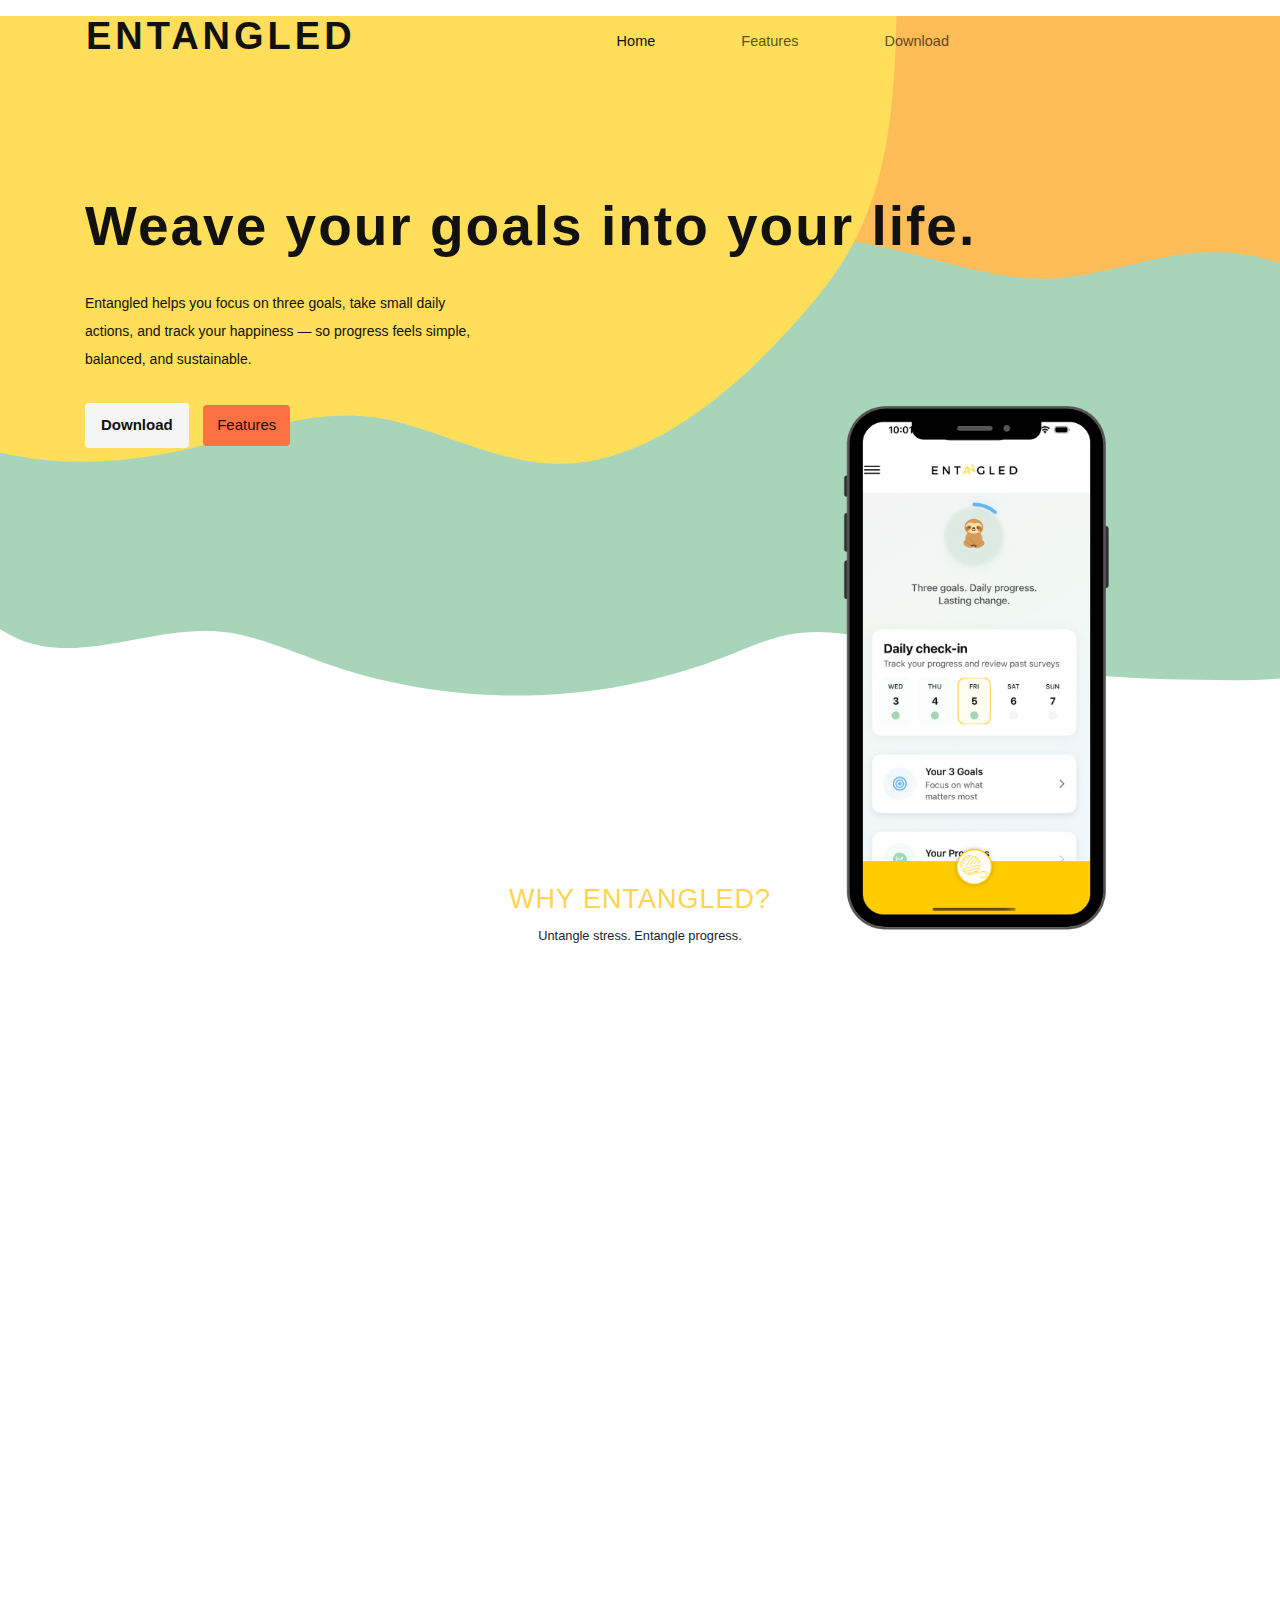
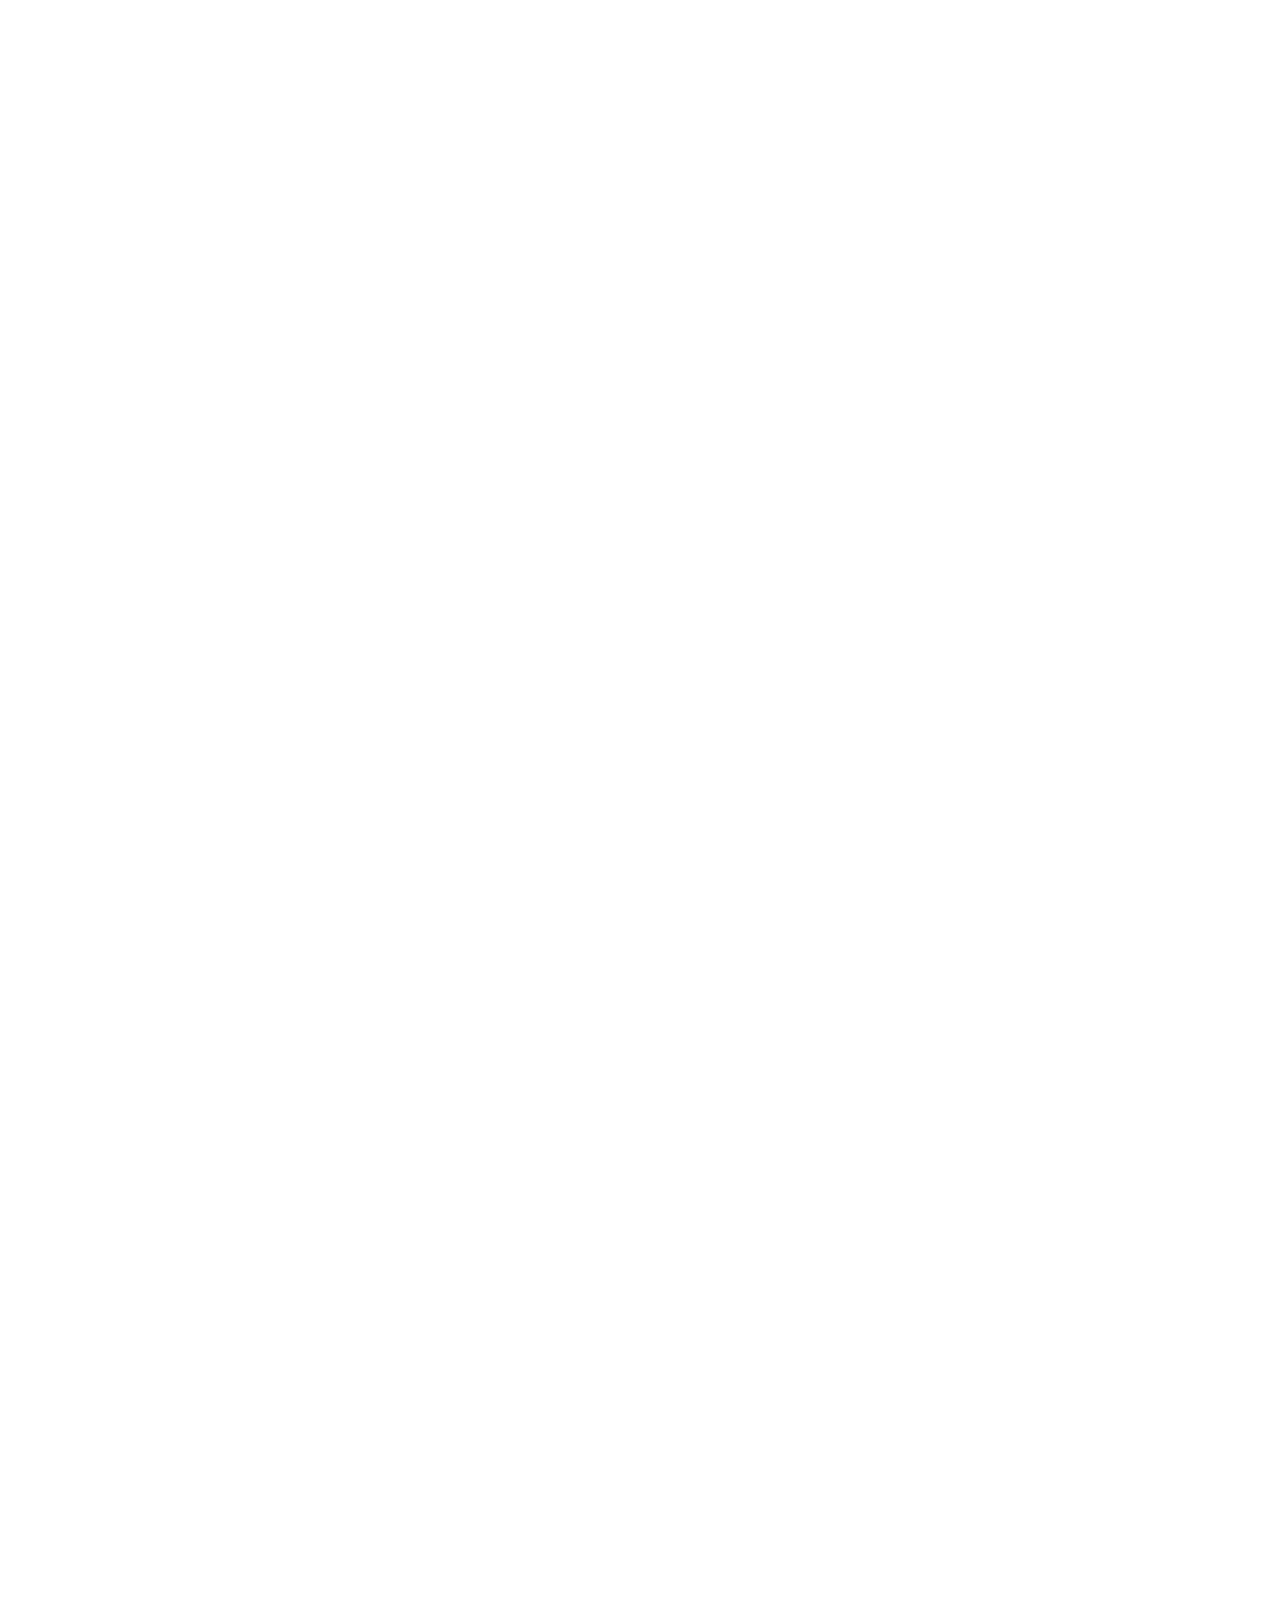
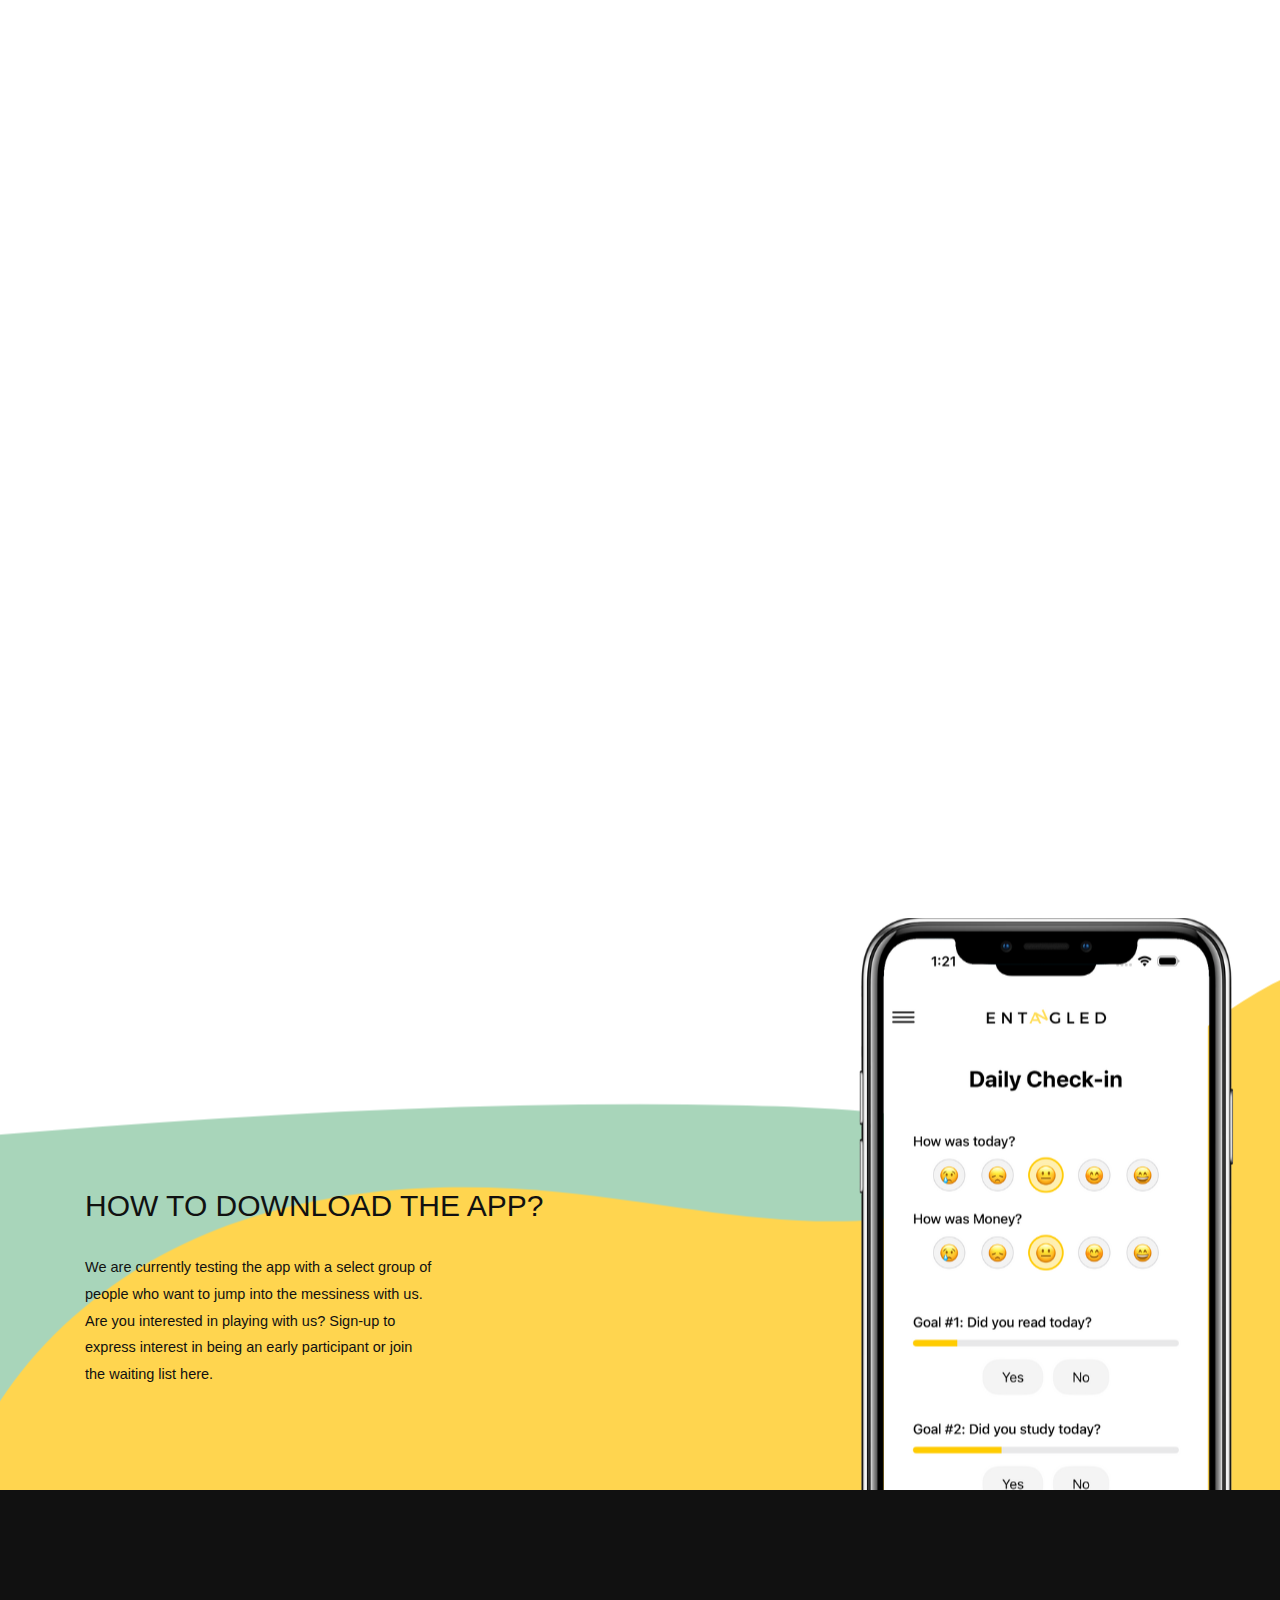
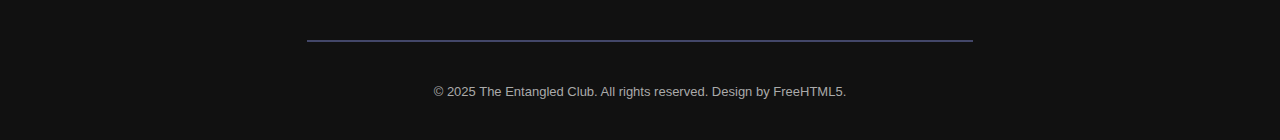
<file: index.html>
<!DOCTYPE html>
<!--
	App by FreeHTML5.co
	Twitter: http://twitter.com/fh5co
	URL: http://freehtml5.co
-->
<html lang="en">
<head>
	<meta charset="UTF-8">
	<title>Entangled – Track Goals, Build Habits, Find Balance</title>
	<meta name="viewport" content="width=device-width, initial-scale=1.0">
	<meta name="description" content="Entangled is a habit and wellness tracker that helps you weave together your goals, daily actions, and happiness for lasting growth.">
	<meta name="keywords" content="Entangled, habit tracker, wellness app, goals, daily actions, happiness, personal growth, mindfulness">
	<meta name="author" content="Entangled">

	<!-- Facebook and Twitter integration -->
	<meta property="og:title" content=""/>
	<meta property="og:image" content=""/>
	<meta property="og:url" content=""/>
	<meta property="og:site_name" content=""/>
	<meta property="og:description" content=""/>
	<meta name="twitter:title" content="" />
	<meta name="twitter:image" content="" />
	<meta name="twitter:url" content="" />
	<meta name="twitter:card" content="" />

	<!-- Bootstrap  -->
	<link rel="stylesheet" href="css/bootstrap.css">
	<!-- Owl Carousel  -->
	<link rel="stylesheet" href="css/owl.carousel.css">
	<link rel="stylesheet" href="css/owl.theme.default.min.css">
	<!-- Animate.css -->
	<link rel="stylesheet" href="css/animate.css">
	<!-- Font Awesome -->
	<link rel="stylesheet" href="https://use.fontawesome.com/releases/v5.0.13/css/all.css" integrity="sha384-DNOHZ68U8hZfKXOrtjWvjxusGo9WQnrNx2sqG0tfsghAvtVlRW3tvkXWZh58N9jp" crossorigin="anonymous">

	<!-- Theme style  -->
	<link rel="stylesheet" href="css/style.css">
</head>
<body>

<div id="page-wrap">

	<!-- ==========================================================================================================
													   HERO
		 ========================================================================================================== -->

	<div id="fh5co-hero-wrapper">
		<nav class="container navbar navbar-expand-lg main-navbar-nav navbar-light">
			<a class="navbar-brand" href="">ENTANGLED</a>
			<button class="navbar-toggler" type="button" data-toggle="collapse" data-target="#navbarSupportedContent" aria-controls="navbarSupportedContent" aria-expanded="false" aria-label="Toggle navigation">
				<span class="navbar-toggler-icon"></span>
			</button>

			<div class="collapse navbar-collapse" id="navbarSupportedContent">
				<ul class="navbar-nav nav-items-center ml-auto mr-auto">
					<li class="nav-item active">
						<a class="nav-link" href="#">Home <span class="sr-only">(current)</span></a>
					</li>
					<li class="nav-item">
						<a class="nav-link" href="#" onclick="$('#fh5co-features').goTo();return false;">Features</a>
					</li>
				<!--	<li class="nav-item">
						<a class="nav-link" href="#" onclick="$('#fh5co-reviews').goTo();return false;">Reviews</a>
					</li> -->
					<li class="nav-item">
						<a class="nav-link" href="#"  onclick="$('#fh5co-download').goTo();return false;">Download</a>
					</li>
				</ul>
			<!--	<div class="social-icons-header">
					<a href="https://www.facebook.com/fh5co"><i class="fab fa-facebook-f"></i></a>
					<a href="https://freehtml5.co"><i class="fab fa-instagram"></i></a>
					<a href="https://www.twitter.com/fh5co"><i class="fab fa-twitter"></i></a>
				</div> --> 
			</div>
		</nav>

		<div class="container fh5co-hero-inner">
			<h1 class="animated fadeIn wow" data-wow-delay="0.4s">Weave your goals into your life.</h1>
			<p class="animated fadeIn wow" data-wow-delay="0.67s">Entangled helps you focus on three goals, take small daily actions, and track your happiness — so progress feels simple, balanced, and sustainable. </p>
			<button class="btn btn-md download-btn-first wow fadeInLeft animated" data-wow-delay="0.85s" onclick="$('#fh5co-download').goTo();return false;">Download</button>
			<button class="btn btn-md features-btn-first animated fadeInLeft wow" data-wow-delay="0.95s" onclick="$('#fh5co-features').goTo();return false;">Features</button>
			<img class="fh5co-hero-smartphone animated fadeInRight wow" data-wow-delay="1s" src="img/phone-image.png" alt="Smartphone">
		</div>

	</div> <!-- first section wrapper -->

	<!-- ==========================================================================================================
													 ADVANTAGES
		 ========================================================================================================== -->

	<div class="fh5co-advantages-outer">
		<div class="container">
			<h1 class="second-title"><span class="span-perfect">Why Entangled?</span></h1>
			<small>Untangle stress. Entangle progress.</small>

			<div class="row fh5co-advantages-grid-columns wow animated fadeIn" data-wow-delay="0.36s">

				<div class="col-sm-4">
					<h1 class="grid-title">✨ Simplicity ✨ </h1>
					<p class="grid-desc">Less is progress.</p>
				</div>

				<div class="col-sm-4">
					<h1 class="grid-title">🌱 Wellness Integration 🌱 </h1>
					<p class="grid-desc">A goal achieved at the cost of joy isn’t success.</p>
				</div>

				<div class="col-sm-4">
					<h1 class="grid-title">🤝 Socially-Rooted 🤝</h1>
					<p class="grid-desc">Better people. Better world.</p>
				</div>

			</div>
		</div>
	</div>

	<!-- ==========================================================================================================
													  SLIDER
		 ========================================================================================================== -->

	<div class="fh5co-slider-outer wow fadeIn" data-wow-delay="0.36s">
		<h1>Your Experience</h1>
		<small>From Start to Finish</small>
		<div class="container fh5co-slider-inner">

			<div class="owl-carousel owl-theme">

				<div class="item"><img src="img/smartphone-1.png" alt=""></div>
				<div class="item"><img src="img/smartphone-2.png" alt=""></div>
				<div class="item"><img src="img/iphone.png" alt=""></div>
				<div class="item"><img src="img/smartphone-3.png" alt=""></div>

			</div>

		</div>
	</div>

	<!-- ==========================================================================================================
													  FEATURES
		 ========================================================================================================== -->

	<div class="curved-bg-div wow animated fadeIn" data-wow-delay="0.15s"></div>
	<div id="fh5co-features" class="fh5co-features-outer">
		<div class="container">

			<div class="row fh5co-features-grid-columns">

				<div class="col-sm-6 in-order-1 wow animated fadeInLeft" data-wow-delay="0.22s">
					<div class="col-sm-image-container">
						<img class="img-float-left" src="img/smartphone-1.png" alt="smartphone-1">
						<!-- <span class="span-new">NEW</span> --> 
						<!-- <span class="span-free">Free</span> -->
					</div>
				</div>

				<div class="col-sm-6 in-order-2 sm-6-content wow animated fadeInRight" data-wow-delay="0.22s">
					<h1>🎯 Goals</h1>
					<p>Define clear personal goals that matter to you. </p>
					<!-- <span class="circle circle-first"><i class="fab fa-instagram"></i></span>
					<span class="circle circle-middle"><i class="fab fa-facebook"></i></span>
					<span class="circle circle-last"><i class="fab fa-twitter"></i></span> --> 
				</div>

				<div class="col-sm-6 in-order-3 sm-6-content wow animated fadeInLeft" data-wow-delay="0.22s">
					<h1>📅 Daily Actions</h1>
					<p>Turn intentions into small, repeatable steps each day. </p>
					<!-- <span class="circle circle-first"><i class="fab fa-instagram"></i></span>
					<span class="circle circle-middle"><i class="fab fa-facebook"></i></span>
					<span class="circle circle-last"><i class="fab fa-twitter"></i></span> --> 
				</div>

				<div class="col-sm-6 in-order-4 wow animated fadeInRight" data-wow-delay="0.22s">
					<img class="img-float-right" src="img/smartphone-2.png" alt="smartphone-2">
				</div>

				<div class="col-sm-6 in-order-5 wow animated fadeInLeft" data-wow-delay="0.22s">
					<div class="col-sm-image-container">
						<img class="img-float-left" src="img/smartphone-3.png" alt="smartphone-3">
					
					</div>
				</div>
				<div class="col-sm-6 in-order-6 sm-6-content wow animated fadeInRight" data-wow-delay="0.22s">
					<h1>😊 Happiness</h1>
					<p>See how your habits weave into overall wellbeing.</p>					
					<!-- <span class="circle circle-first"><i class="fab fa-instagram"></i></span>
					<span class="circle circle-middle"><i class="fab fa-facebook"></i></span>
					<span class="circle circle-last"><i class="fab fa-twitter"></i></span> --> 
				</div>

			</div> <!-- row -->

		</div>
	</div>

	<!-- ==========================================================================================================
													  REVIEWS
		 ========================================================================================================== -->
<!--
	<div id="fh5co-reviews" class="fh5co-reviews-outer">
		<h1>What people are saying</h1>
		<small>Reviews</small>
		<div class="container fh5co-reviews-inner">
			<div class="row justify-content-center">
				<div class="col-sm-5 wow fadeIn animated" data-wow-delay="0.25s">
					<img class="float-left" src="img/quotes-1.jpg" alt="Quote 1">
					<p class="testimonial-desc">Lorem ipsum dolor sit amet, consectetur adipisicing elit. Quis similique quasi.</p>
					<small class="testimonial-author">John Doe</small>
					<img class="float-right" src="img/quotes-2.jpg" alt="Quote 2">
				</div>
				<div class="col-sm-5 testimonial-2 wow fadeIn animated" data-wow-delay="0.67s">
					<img class="float-left" src="img/quotes-1.jpg" alt="Quote 1">
					<p class="testimonial-desc">Lorem ipsum dolor sit amet, consectetur adipisicing elit. Quis similique quasi.</p>
					<small class="testimonial-author">Someone</small>
					<img class="float-right" src="img/quotes-2.jpg" alt="Quote 2">
				</div>
			</div>

		</div>
	</div>
--> 

	<!-- ==========================================================================================================
                                                 BOTTOM
    ========================================================================================================== -->

	<div id="fh5co-download" class="fh5co-bottom-outer">
		<div class="overlay">
			<div class="container fh5co-bottom-inner">
				<div class="row">
					<div class="col-sm-6">
						<h1>How to download the app?</h1>
						<p>We are currently testing the app with a select group of people who want to jump into the messiness with us. Are you interested in playing with us? Sign-up to express interest in being an early participant or join the waiting list here. </p>
				<!--		<a class="wow fadeIn animated" data-wow-delay="0.25s" href="#"><img class="app-store-btn" src="img/app-store-icon.png" alt="App Store Icon"></a>
						<a class="wow fadeIn animated" data-wow-delay="0.67s" href="#"><img class="google-play-btn" src="img/google-play-icon.png" alt="Google Play Icon"></a>. --> 
					</div>
				</div>
			</div>
		</div>
	</div>

	<!-- ==========================================================================================================
                                               SECTION 7 - SUB FOOTER
    ========================================================================================================== -->

	<footer class="footer-outer">
		<div class="container footer-inner">

			<div class="footer-three-grid wow fadeIn animated" data-wow-delay="0.66s">
				<div class="column-1-3">
					<h1>ENTANGLED</h1>
				</div>
				<div class="column-2-3">
					<nav class="footer-nav">
						<ul>
							<a href="#" onclick="$('#fh5co-hero-wrapper').goTo();return false;"><li>Home</li></a>
							<a href="#" onclick="$('#fh5co-features').goTo();return false;"><li>Features</li></a>
						<!--	<a href="#" onclick="$('#fh5co-reviews').goTo();return false;"><li>Reviews</li></a> -->
							<a href="#" onclick="$('#fh5co-download').goTo();return false;"><li>Download</li></a>
							<a href="privacy/" target="_blank"><li>Privacy</li></a>
							<a href="support/" target="_blank"><li>Support</li></a>
						</ul>
					</nav>
				</div>
				<div class="column-3-3">
				<!--	<div class="social-icons-footer">
						<a href="https://www.facebook.com/fh5co"><i class="fab fa-facebook-f"></i></a>
						<a href="https://freehtml5.co"><i class="fab fa-instagram"></i></a>
						<a href="https://www.twitter.com/fh5co"><i class="fab fa-twitter"></i></a>
					</div> -->
				</div>
			</div>

			<span class="border-bottom-footer"></span>

			<p class="copyright">&copy; 2025 The Entangled Club. All rights reserved. Design by <a href="https://freehtml5.co" target="_blank">FreeHTML5</a>.</p>

		</div>
	</footer>

</div> <!-- main page wrapper -->
	
	<script src="js/jquery.min.js"></script>
	<script src="js/bootstrap.js"></script>
	<script src="js/owl.carousel.js"></script>
	<script src="js/wow.min.js"></script>
	<script src="js/main.js"></script>
</body>
</html>
</file>
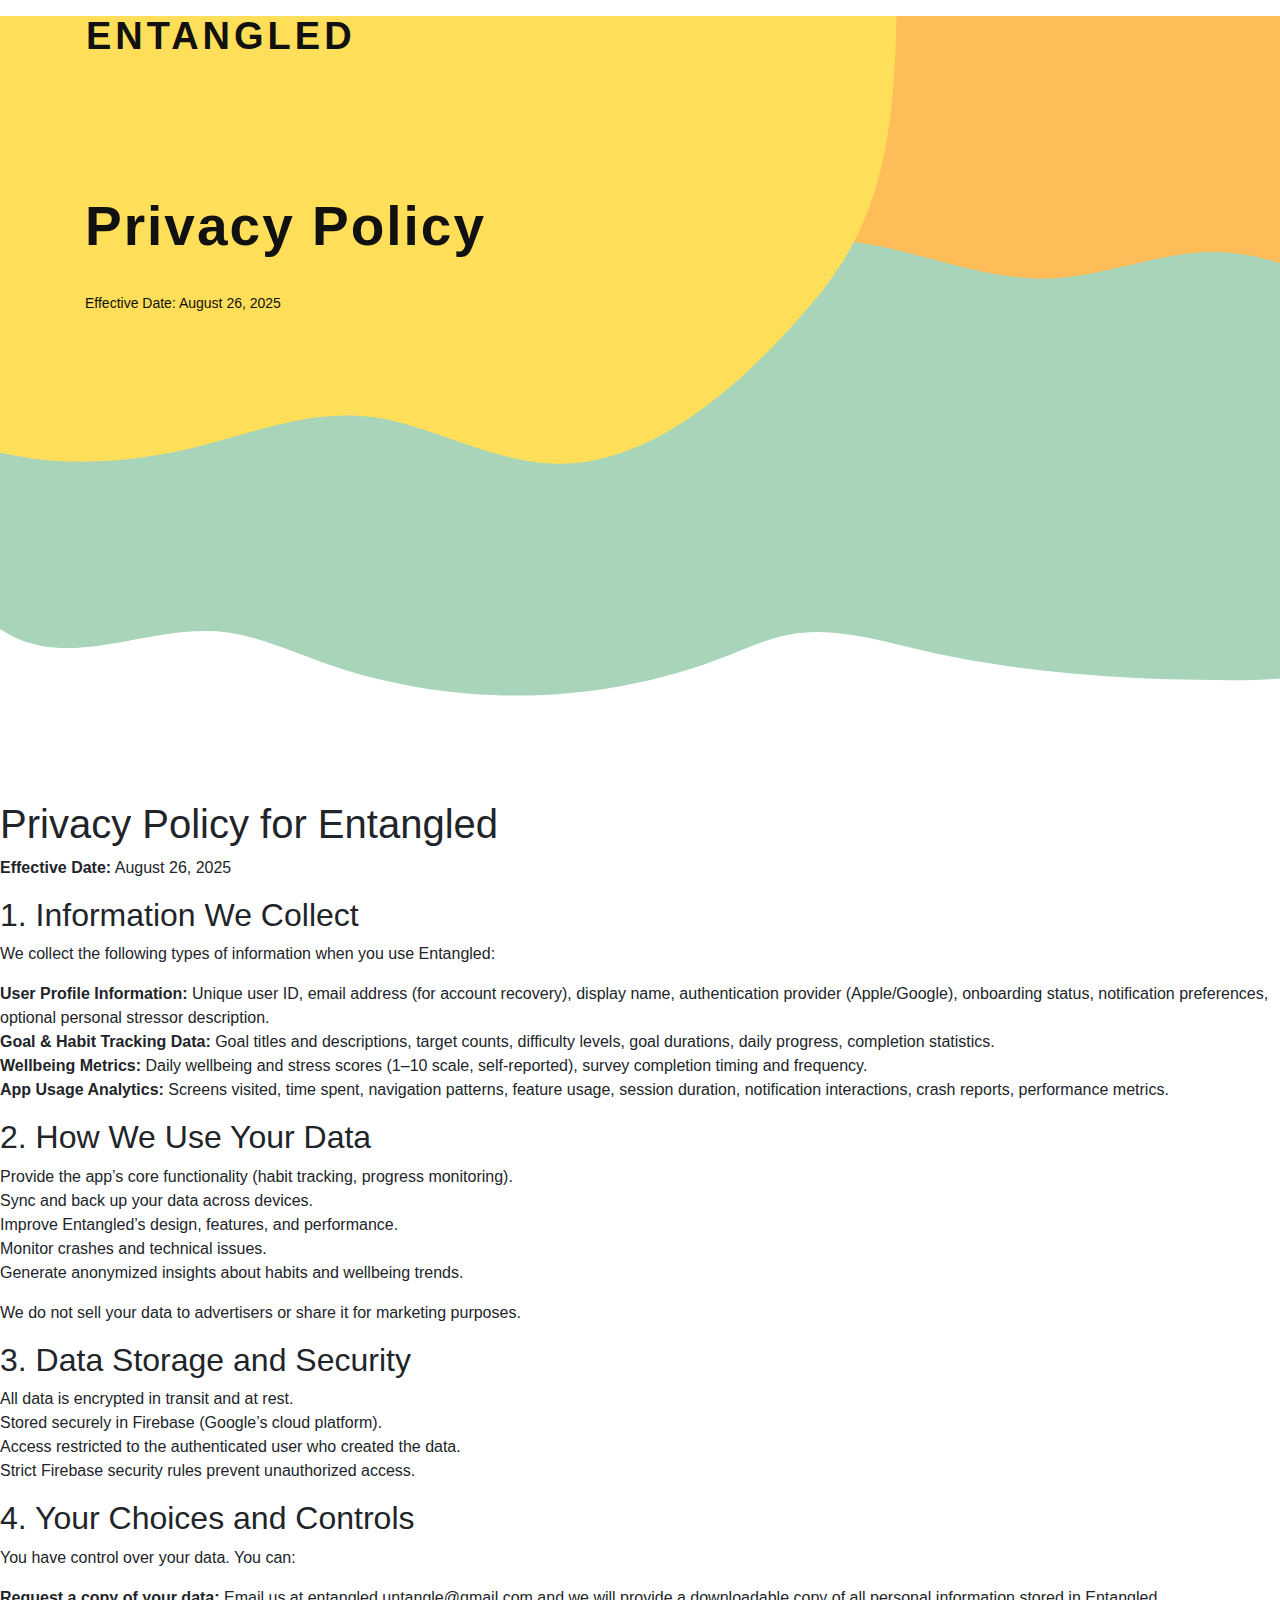
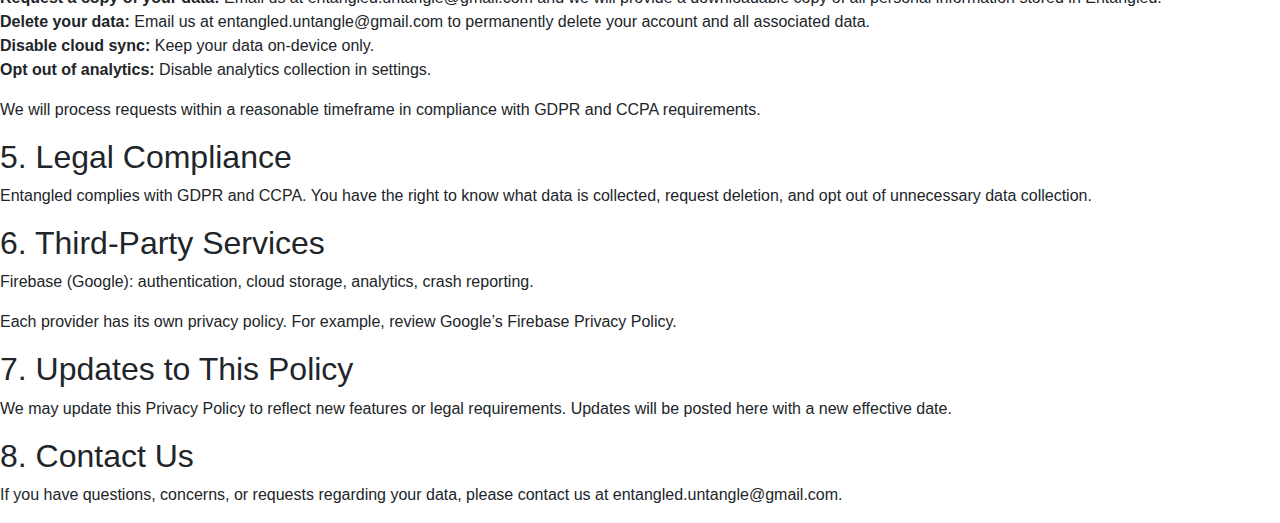
<file: privacy.html>
<!DOCTYPE html>
<!--
	App by FreeHTML5.co
	Twitter: http://twitter.com/fh5co
	URL: http://freehtml5.co
-->
<html lang="en">
<head>
	<meta charset="UTF-8">
	<title>Entangled – Track Goals, Build Habits, Find Balance</title>
	<meta name="viewport" content="width=device-width, initial-scale=1.0">
	<meta name="description" content="Entangled is a habit and wellness tracker that helps you weave together your goals, daily actions, and happiness for lasting growth.">
	<meta name="keywords" content="Entangled, habit tracker, wellness app, goals, daily actions, happiness, personal growth, mindfulness">
	<meta name="author" content="Entangled">

	<!-- Facebook and Twitter integration -->
	<meta property="og:title" content=""/>
	<meta property="og:image" content=""/>
	<meta property="og:url" content=""/>
	<meta property="og:site_name" content=""/>
	<meta property="og:description" content=""/>
	<meta name="twitter:title" content="" />
	<meta name="twitter:image" content="" />
	<meta name="twitter:url" content="" />
	<meta name="twitter:card" content="" />

	<!-- Bootstrap  -->
	<link rel="stylesheet" href="css/bootstrap.css">
	<!-- Owl Carousel  -->
	<link rel="stylesheet" href="css/owl.carousel.css">
	<link rel="stylesheet" href="css/owl.theme.default.min.css">
	<!-- Animate.css -->
	<link rel="stylesheet" href="css/animate.css">
	<!-- Font Awesome -->
	<link rel="stylesheet" href="https://use.fontawesome.com/releases/v5.0.13/css/all.css" integrity="sha384-DNOHZ68U8hZfKXOrtjWvjxusGo9WQnrNx2sqG0tfsghAvtVlRW3tvkXWZh58N9jp" crossorigin="anonymous">

	<!-- Theme style  -->
	<link rel="stylesheet" href="css/style.css">
</head>
<body>

<div id="page-wrap">

	<!-- ==========================================================================================================
													   HERO
		 ========================================================================================================== -->

	<div id="fh5co-hero-wrapper">
		<nav class="container navbar navbar-expand-lg main-navbar-nav navbar-light">
			<a class="navbar-brand" href="">ENTANGLED</a>
			<button class="navbar-toggler" type="button" data-toggle="collapse" data-target="#navbarSupportedContent" aria-controls="navbarSupportedContent" aria-expanded="false" aria-label="Toggle navigation">
				<span class="navbar-toggler-icon"></span>
			</button>

			<div class="collapse navbar-collapse" id="navbarSupportedContent">
				<ul class="navbar-nav nav-items-center ml-auto mr-auto">
				</ul>
			<!--	<div class="social-icons-header">
					<a href="https://www.facebook.com/fh5co"><i class="fab fa-facebook-f"></i></a>
					<a href="https://freehtml5.co"><i class="fab fa-instagram"></i></a>
					<a href="https://www.twitter.com/fh5co"><i class="fab fa-twitter"></i></a>
				</div> --> 
			</div>
		</nav>

		<div class="container fh5co-hero-inner">
			<h1 class="animated fadeIn wow" data-wow-delay="0.4s">Privacy Policy</h1>
			<p class="animated fadeIn wow" data-wow-delay="0.67s">Effective Date: August 26, 2025</p>
</div>

	</div>
    






<body>
    <h1>Privacy Policy for Entangled</h1>
    <p><strong>Effective Date:</strong> August 26, 2025</p>

    <section>
        <h2>1. Information We Collect</h2>
        <p>We collect the following types of information when you use Entangled:</p>
        <ul>
            <li><strong>User Profile Information:</strong> Unique user ID, email address (for account recovery), display name, authentication provider (Apple/Google), onboarding status, notification preferences, optional personal stressor description.</li>
            <li><strong>Goal & Habit Tracking Data:</strong> Goal titles and descriptions, target counts, difficulty levels, goal durations, daily progress, completion statistics.</li>
            <li><strong>Wellbeing Metrics:</strong> Daily wellbeing and stress scores (1–10 scale, self-reported), survey completion timing and frequency.</li>
            <li><strong>App Usage Analytics:</strong> Screens visited, time spent, navigation patterns, feature usage, session duration, notification interactions, crash reports, performance metrics.</li>
        </ul>
    </section>

    <section>
        <h2>2. How We Use Your Data</h2>
        <ul>
            <li>Provide the app’s core functionality (habit tracking, progress monitoring).</li>
            <li>Sync and back up your data across devices.</li>
            <li>Improve Entangled’s design, features, and performance.</li>
            <li>Monitor crashes and technical issues.</li>
            <li>Generate anonymized insights about habits and wellbeing trends.</li>
        </ul>
        <p>We do not sell your data to advertisers or share it for marketing purposes.</p>
    </section>

    <section>
        <h2>3. Data Storage and Security</h2>
        <ul>
            <li>All data is encrypted in transit and at rest.</li>
            <li>Stored securely in Firebase (Google’s cloud platform).</li>
            <li>Access restricted to the authenticated user who created the data.</li>
            <li>Strict Firebase security rules prevent unauthorized access.</li>
        </ul>
    </section>

    <section>
        <h2>4. Your Choices and Controls</h2>
        <p>You have control over your data. You can:</p>
        <ul>
            <li><strong>Request a copy of your data:</strong> Email us at <a href="mailto:entangled.untangle@gmail.com">entangled.untangle@gmail.com</a> and we will provide a downloadable copy of all personal information stored in Entangled.</li>
            <li><strong>Delete your data:</strong> Email us at <a href="mailto:entangled.untangle@gmail.com">entangled.untangle@gmail.com</a> to permanently delete your account and all associated data.</li>
            <li><strong>Disable cloud sync:</strong> Keep your data on-device only.</li>
            <li><strong>Opt out of analytics:</strong> Disable analytics collection in settings.</li>
        </ul>
        <p>We will process requests within a reasonable timeframe in compliance with GDPR and CCPA requirements.</p>
    </section>

    <section>
        <h2>5. Legal Compliance</h2>
        <p>Entangled complies with GDPR and CCPA. You have the right to know what data is collected, request deletion, and opt out of unnecessary data collection.</p>
    </section>

    <section>
        <h2>6. Third-Party Services</h2>
        <ul>
            <li>Firebase (Google): authentication, cloud storage, analytics, crash reporting.</li>
        </ul>
        <p>Each provider has its own privacy policy. For example, review Google’s <a href="https://firebase.google.com/support/privacy" target="_blank">Firebase Privacy Policy</a>.</p>
    </section>

    <section>
        <h2>7. Updates to This Policy</h2>
        <p>We may update this Privacy Policy to reflect new features or legal requirements. Updates will be posted here with a new effective date.</p>
    </section>

    <section>
        <h2>8. Contact Us</h2>
        <p>If you have questions, concerns, or requests regarding your data, please contact us at <a href="mailto:entangled.untangle@gmail.com">entangled.untangle@gmail.com</a>.</p>
    </section>
</body>
</html>
</file>
<file: css/style.css>
/*
	App by FreeHTML5.co
	Twitter: http://twitter.com/fh5co
	URL: http://freehtml5.co
*/
@import url("https://fonts.googleapis.com/css?family=Montserrat:200,300,400,500,600,700,800");
* {
  margin: 0px;
  padding: 0px;
  font-family: "Montserrat", "sans-serif";
}

html {
  overflow-x: hidden;
}

.download-btn-first {
  background: #f7f7f7;
}

.download-btn-first:hover {
  background: #234197;
  color: #fff !important;
}

.features-btn-first {
  font-weight: 700;
}

.features-btn-first:hover {
  background: #f7f7f7 !important;
  color: #234197 !important;
}

#fh5co-hero-wrapper {
  height: 800px;
  width: 100%;
  background: url("../img/banner-bg.jpg") no-repeat center;
  border-radius: 0 0 50% 50% / 4%;
}

.main-navbar-nav .navbar-brand {
  font-size: 38px;
  letter-spacing: 4px;
  position: relative;
  top: -5px;
  font-weight: 500;
}

.main-navbar-nav {
  color:var(--brand-black) !important;
}
.main-navbar-nav li {
  color: var(--brand-black);
  opacity: .7;
}
.main-navbar-nav .navbar-nav .nav-item a:hover {
  color: var(--brand-black) !important;
  -webkit-transition: all .33s ease;
  -moz-transition: all .33s ease;
  -o-transition: all .33s ease;
  -ms-transition: all .33s ease;
  transition: all .33s ease;
}
.main-navbar-nav .active {
  color: #fff !important;
  opacity: 1 !important;
}
.main-navbar-nav a {
  color: var(--brand-black) !important;
}
.main-navbar-nav .nav-link {
  opacity: 1 !important;
  margin: 0 35px;
  font-size: 14.5px;
  font-weight: 500;
}

.social-icons-header i {
  margin: 15px;
  font-size: 20px;
}

.social-icons-header a:hover i {
  opacity: .6;
  -webkit-transition: all .2s ease;
  -moz-transition: all .2s ease;
  -o-transition: all .2s ease;
  -ms-transition: all .2s ease;
  transition: all .2s ease;
}

.fh5co-hero-inner {
  margin-top: 110px;
  position: relative;
}
.fh5co-hero-inner > h1 {
  color: #fff;
  font-weight: 300;
  font-size: 55px;
  letter-spacing: 2px;
}
.fh5co-hero-inner > p {
  width: 400px;
  font-size: 14px;
  color: #fff;
  margin-top: 30px;
  margin-bottom: 30px;
  line-height: 2em;
}
.fh5co-hero-inner .download-btn-first {
  font-size: 15px;
  padding: 10px 15px;
  font-weight: 700;
  color: #234197;
}
.fh5co-hero-inner .features-btn-first {
  font-size: 15px;
  padding: 8px 13px;
  font-weight: 400;
  background: #234197;
  color: #fff;
  margin-left: 10px;
}
.fh5co-hero-inner .fh5co-hero-smartphone {
  position: absolute;
  right: 0px;
  top: 120px;
  height: 650px;
}

/* ==========================================================================================================
										ADVANTAGES
   ========================================================================================================== */
.fh5co-advantages-outer {
  padding: 70px;
  height: auto;
  width: 100%;
  overflow: hidden;
}
.fh5co-advantages-outer .span-perfect {
  color: #648cff;
  text-transform: uppercase;
  font-size: 27px;
  letter-spacing: 1px;
}
.fh5co-advantages-outer .span-features {
  text-transform: uppercase;
  font-size: 42px;
}
.fh5co-advantages-outer .second-title {
  text-align: center;
  display: block;
}
.fh5co-advantages-outer small {
  display: block;
  text-align: center;
}
.fh5co-advantages-outer .fh5co-advantages-grid-columns {
  margin-top: 120px;
}
.fh5co-advantages-outer .fh5co-advantages-grid-columns .col-sm-4 .grid-image {
  width: 30%;
  float: left;
  padding-right: 30px;
  position: relative;
  top: 1px;
  color: #648cff;
}
.fh5co-advantages-outer .fh5co-advantages-grid-columns .col-sm-4 .grid-title {
  float: left;
  font-size: 20px;
  font-weight: 600;
}
.fh5co-advantages-outer .fh5co-advantages-grid-columns .col-sm-4 .grid-desc {
  float: left;
  font-size: 13px;
  padding-right: 7%;
  width: 70%;
  color: #c7c7c7;
  margin-top: 10px;
  line-height: 1.87em;
}

.fh5co-slider-inner {
  margin-top: 50px;
  margin-bottom: 30px;
}

/* ==========================================================================================================
										SLIDER
   ========================================================================================================== */
.fh5co-slider-outer {
  width: 100%;
  height: auto;
  padding: 70px;
}
.fh5co-slider-outer h1 {
  color: #648cff;
  text-transform: uppercase;
  font-size: 30px;
  font-weight: 600;
  margin-bottom: 10px;
  text-align: center;
}
.fh5co-slider-outer > h1, .fh5co-slider-outer small {
  text-align: center;
  display: block;
}
.fh5co-slider-outer .fh5co-slider-outer {
  margin-top: 50px;
}
.fh5co-slider-outer .carousel-left-arrow {
  position: absolute;
  left: -100px;
  bottom: 250px;
  font-size: 60px;
  color: #ececec;
}
.fh5co-slider-outer .carousel-right-arrow {
  position: absolute;
  right: -100px;
  bottom: 250px;
  font-size: 60px;
  color: #ececec;
}
.fh5co-slider-outer .item img {
  height: 400px;
  width: 200px;
  object-fit: contain;
}

/* ==========================================================================================================
										FEATURES
   ========================================================================================================== */
.curved-bg-div {
  background: url("../img/curved-bgg.jpg") no-repeat;
  background-position: 0px -140px;
  background-size: cover;
  width: 100%;
  height: 300px;
}

.fh5co-features-outer {
  width: 100%;
  height: auto;
  margin-top: -180px;
}
.fh5co-features-outer .col-sm-6 {
  margin-top: 80px;
}
.fh5co-features-outer .col-sm-6 img {
  height: 550px;
}
.fh5co-features-outer .sm-6-content {
  margin-top: 250px;
  position: relative;
}
.fh5co-features-outer .sm-6-content h1 {
  color: #648cff;
  text-transform: uppercase;
  font-size: 25px;
  font-weight: 600;
  margin-bottom: 20px;
}
.fh5co-features-outer .sm-6-content p {
  color: #111;
  font-weight: 500;
  font-size: 14.5px;
  line-height: 1.8em;
  width: 450px;
}
.fh5co-features-outer .col-sm-6 .col-sm-image-container {
  position: relative;
  width: 300px;
}
.fh5co-features-outer .col-sm-6 .span-new {
  color: #fff;
  background: #fcec64;
  padding: 18px;
  width: 35px;
  display: inline-block;
  line-height: 30px;
  height: 30px;
  text-align: center;
  border-radius: 50%;
  font-size: 14px;
  box-sizing: initial;
  position: absolute;
  font-weight: 700;
  right: 0;
  top: 140px;
}
.fh5co-features-outer .col-sm-6 .span-free {
  color: #fff;
  background: #6ca3ff;
  padding: 18px;
  width: 35px;
  display: inline-block;
  line-height: 30px;
  height: 30px;
  text-align: center;
  border-radius: 50%;
  font-size: 14px;
  box-sizing: initial;
  position: absolute;
  left: -35px;
  bottom: -430px;
  font-weight: 700;
}
.fh5co-features-outer .col-sm-6 .span-data {
  color: #7e8c91;
  background: #b8faee;
  padding: 20px;
  width: 40px;
  display: inline-block;
  line-height: 30px;
  height: 30px;
  text-align: center;
  border-radius: 50%;
  font-size: 14px;
  letter-spacing: 1px;
  box-sizing: initial;
  position: absolute;
  top: 140px;
  right: -2px;
  font-weight: 700;
}
.fh5co-features-outer .col-sm-6 .span-percent {
  color: #fff;
  background: #6ca3ff;
  padding: 18px;
  width: 35px;
  display: inline-block;
  line-height: 30px;
  height: 30px;
  text-align: center;
  border-radius: 50%;
  font-size: 14px;
  box-sizing: initial;
  position: absolute;
  left: -35px;
  bottom: -430px;
  font-weight: 700;
}
.fh5co-features-outer .col-sm-6 .circle {
  color: #c3cfe5;
  border: 1px solid #ededed;
  background: #fff;
  padding: 10px;
  width: 35px;
  display: inline-block;
  line-height: 30px;
  height: 30px;
  text-align: center;
  border-radius: 50%;
  font-size: 14px;
  box-sizing: initial;
  position: absolute;
  font-weight: 600;
  box-shadow: 0 0 0 5px #f9f9f9;
}
.fh5co-features-outer .col-sm-6 .circle-first {
  width: 35px;
  display: inline-block;
  line-height: 30px;
  height: 30px;
  text-align: center;
  border-radius: 50%;
  font-size: 14px;
  box-sizing: initial;
  position: absolute;
  margin-left: 0px;
  font-weight: 600;
}
.fh5co-features-outer .col-sm-6 .circle-middle {
  width: 35px;
  display: inline-block;
  line-height: 30px;
  height: 30px;
  text-align: center;
  border-radius: 50%;
  font-size: 14px;
  box-sizing: initial;
  position: absolute;
  margin-left: 50px;
  font-weight: 600;
}
.fh5co-features-outer .col-sm-6 .circle-last {
  width: 35px;
  display: inline-block;
  line-height: 30px;
  height: 30px;
  text-align: center;
  border-radius: 50%;
  font-size: 14px;
  box-sizing: initial;
  position: absolute;
  margin-left: 100px;
  font-weight: 600;
}

/* ==========================================================================================================
										REVIEWS
   ========================================================================================================== */
.fh5co-reviews-outer {
  width: 100%;
  height: 400px;
  padding: 70px;
  margin-top: 100px;
}
.fh5co-reviews-outer .fh5co-reviews-inner {
  margin-top: 100px;
}
.fh5co-reviews-outer > h1 {
  color: #648cff;
  text-transform: uppercase;
  font-size: 30px;
  font-weight: 600;
  margin-bottom: 10px;
  text-align: center;
}
.fh5co-reviews-outer > small {
  text-align: center;
  display: block;
}
.fh5co-reviews-outer .testimonial-desc {
  clear: both;
  padding-top: 30px;
  font-weight: 500;
}
.fh5co-reviews-outer .testimonial-2 {
  margin-left: 50px;
}

/* ==========================================================================================================
										BOTTOM
   ========================================================================================================== */
.fh5co-bottom-outer {
  width: 100%;
  height: 572px;
  background: url("../img/download-section-bg.jpg") no-repeat center;
  margin-top: 120px;
  overflow-x: hidden;
}
.fh5co-bottom-outer .fh5co-bottom-inner {
  margin-top: 270px;
}
.fh5co-bottom-outer .fh5co-bottom-inner .col-sm-6 h1 {
  color: var(--brand-black);
  text-transform: uppercase;
  font-size: 30px;
  margin-bottom: 30px;
}
.fh5co-bottom-outer .fh5co-bottom-inner .col-sm-6 p {
  width: 350px;
  color: var(--brand-black);
  font-size: 14.5px;
  line-height: 1.85em;
}
.fh5co-bottom-outer .fh5co-bottom-inner .col-sm-6 img {
  margin-top: 25px;
}

   /* ==========================================================================================================
										SUB FOOTER
   ========================================================================================================== */
.img-float-left {
  float: left;
}

.img-float-right {
  float: right;
}

.footer-outer {
  width: 100%;
  padding: 50px;
  height: 250px;
  background: #2e3149;
  overflow: hidden;
}
.footer-outer .footer-inner {
  width: 100%;
  height: inherit;
}
.footer-outer .social-icons-footer i {
  margin: 15px;
  font-size: 20px;
}
.footer-outer .social-icons-footer a:hover i {
  opacity: .6;
  -webkit-transition: all .2s ease;
  -moz-transition: all .2s ease;
  -o-transition: all .2s ease;
  -ms-transition: all .2s ease;
  transition: all .2s ease;
}
.footer-outer .footer-three-grid {
  width: 1140px;
  margin: 0 auto;
  height: 50px;
  text-align: center;
}
.footer-outer .column-1-3 {
  width: 20%;
  float: left;
  height: 50px;
}
.footer-outer .column-1-3 h1 {
  font-size: 38px;
  letter-spacing: 3px;
  position: relative;
  top: -5px;
  font-weight: 600;
  color: #fff;
}
.footer-outer .column-2-3 {
  width: 60%;
  float: left;
  height: 50px;
}
.footer-outer .column-3-3 {
  width: 20%;
  float: left;
  height: 50px;
}
.footer-outer .column-3-3 a {
  color: #b5b5c8;
}
.footer-outer .column-3-3 .social-icons-header a:hover {
  color: #fff;
  opacity: 1;
  -webkit-transition: color .2s ease;
  -o-transition: color .2s ease;
  transition: color .2s ease;
}
.footer-outer .footer-nav ul {
  list-style: none;
  text-align: center;
}
.footer-outer .footer-nav ul li {
  display: inline-block;
  line-height: 50px;
  color: #b5b5c8;
  margin: 0 30px;
  font-size: 14px;
}
.footer-outer .footer-nav ul li:hover {
  color: #fff;
  -webkit-transition: color .2s ease-in-out;
  -o-transition: color .2s ease-in-out;
  transition: color .2s ease-in-out;
}
.footer-outer .footer-nav ul .active {
  color: #fff;
}
.footer-outer .footer-nav ul li a {
  color: #fff;
  text-decoration: none;
}
.footer-outer .border-bottom-footer {
  height: 1px;
  width: 60%;
  margin: 0 auto;
  border: 1px solid #434769;
  display: block;
  margin-top: 50px;
}
.footer-outer .copyright {
  color: #565b87;
  text-align: center;
  font-size: 13px;
  padding: 40px 0;
}

.google-play-btn {
  margin-left: 10px;
}

/* ==========================================================================================================
                                       RESPONSIVE STYLING
  ========================================================================================================== */
@media screen and (max-width: 1400px) {
  body {
    overflow-x: hidden;
  }

  .fh5co-hero-inner .fh5co-hero-smartphone {
    position: absolute;
    right: 50px;
    top: 200px;
    height: 550px;
  }

  .curved-bg-div {
    background-position: 100% -20px;
  }

  .footer-outer .footer-three-grid {
    width: 100%;
  }
}
@media screen and (max-width: 1200px) {
  body {
    overflow-x: hidden;
  }

  .fh5co-hero-inner .fh5co-hero-smartphone {
    position: absolute;
    right: -15px;
    top: 200px;
    height: 550px;
  }
}
@media screen and (max-width: 993px) {
  body {
    overflow-x: hidden;
  }

  #fh5co-hero-wrapper {
    height: 95vh;
  }

  .fh5co-hero-inner {
    margin-top: 30px;
  }

  .fh5co-hero-inner .fh5co-hero-smartphone {
    position: absolute;
    left: 0;
    right: 0;
    margin-left: auto;
    margin-right: auto;
    top: 270px;
    height: 460px;
    margin-top: 110px;
  }

  .fh5co-advantages-outer {
    margin-top: 50px;
    padding-bottom: 0;
  }

  .fh5co-advantages-outer .fh5co-advantages-grid-columns .col-sm-4 .grid-image {
    width: 60px;
    float: none;
    display: block;
    margin: 0 auto;
    padding-right: 0px;
    margin-bottom: 20px;
    position: relative;
    top: 1px;
  }

  .fh5co-advantages-outer .fh5co-advantages-grid-columns .col-sm-4 .grid-title {
    float: none;
    text-align: center;
  }

  .fh5co-advantages-outer .fh5co-advantages-grid-columns .col-sm-4 .grid-desc {
    float: none;
    width: 100%;
    text-align: center;
  }

  .fh5co-slider-outer .fh5co-slider-outer {
    margin-top: 0px;
  }

  .fh5co-features-outer {
    margin-top: -100px;
  }

  .fh5co-features-outer .sm-6-content p {
    width: 100%;
  }

  .footer-outer .footer-nav ul li {
    margin: 0 10px;
  }

  .footer-outer .social-icons-footer i {
    margin: 15px 10px;
    font-size: 20px;
  }
}
@media screen and (max-width: 993px) {
  .fh5co-features-grid-columns .col-sm-6 {
    -ms-flex: 0 0 50%;
    flex: 0 0 100%;
    width: 100%;
    max-width: 100%;
    margin: 30px auto;
    text-align: center;
  }

  .fh5co-features-outer .col-sm-6 .col-sm-image-container {
    position: relative;
    width: 295px !important;
    text-align: center;
    margin: 15px auto 0;
  }

  .no-float {
    float: none !important;
  }

  .fh5co-slider-outer .carousel-right-arrow {
    position: absolute;
    right: -70px;
    bottom: 250px;
    font-size: 60px;
    color: #ececec;
  }

  .fh5co-slider-outer .carousel-left-arrow {
    position: absolute;
    left: -70px;
    bottom: 250px;
    font-size: 60px;
    color: #ececec;
  }

  .img-float-right {
    float: none;
  }

  .img-float-left {
    float: none;
  }

  .fh5co-features-outer .col-sm-6 .span-percent, .fh5co-features-outer .col-sm-6 .span-free {
    left: -15px;
    bottom: 140px;
  }

  .fh5co-features-outer .col-sm-6 .span-new {
    right: -10px;
  }

  .fh5co-features-outer .col-sm-6 .span-data {
    right: -15px;
  }

  .fh5co-features-outer .col-sm-6 .circle {
    position: static;
    display: inline-block;
    margin: 25px 5px;
  }

  .fh5co-advantages-outer .second-title {
    margin-top: 60px;
  }

  .fh5co-features-grid-columns {
    display: flex;
    flex-direction: column;
  }
  .fh5co-features-grid-columns .in-order-4 {
    order: 1;
  }
  .fh5co-features-grid-columns .in-order-3 {
    order: 2;
  }

  .fh5co-reviews-outer {
    padding: 0;
  }

  .navbar-light .navbar-toggler {
    color: #fff !important;
    border-color: #c7c7c7 !important;
  }

  .navbar-light .navbar-nav .nav-link {
    margin: 0;
    width: 100%;
  }

  .social-icons-header i:first-of-type {
    margin-right: 10px !important;
    margin-left: 0 !important;
    font-size: 30px;
  }
}
@media screen and (max-width: 800px) {
  .fh5co-hero-inner > h1 {
    color: #fff;
    font-weight: 300;
    font-size: 45px;
    letter-spacing: 2px;
  }

  #fh5co-hero-wrapper {
    height: 800px;
  }

  .fh5co-advantages-outer .fh5co-advantages-grid-columns {
    margin-top: 40px;
  }

  .fh5co-advantages-grid-columns .col-sm-4 {
    -ms-flex: 0 0 100%;
    flex: 0 0 100%;
    width: 100%;
    max-width: 100%;
    margin: 30px auto;
    text-align: center;
  }

  .fh5co-hero-inner .fh5co-hero-smartphone {
    height: 420px;
    top: 310px;
  }

  .fh5co-advantages-outer .second-title {
    margin-top: 60px;
  }

  .fh5co-bottom-outer {
    margin-top: 40px;
    overflow: hidden;
  }

  .fh5co-bottom-outer .fh5co-bottom-inner {
    margin-top: 50px;
  }

  .fh5co-slider-outer {
    padding: 0;
  }

  .fh5co-slider-outer .carousel-left-arrow {
    left: 50px;
    font-size: 50px;
    bottom: 190px;
  }

  .fh5co-slider-outer .carousel-right-arrow {
    right: 50px;
    font-size: 50px;
    bottom: 190px;
  }

  .fh5co-reviews-inner .col-sm-5 {
    -ms-flex: 0 0 75%;
    flex: 0 0 75%;
    width: 75%;
    max-width: 75%;
    margin: 30px auto;
    text-align: center;
  }

  .fh5co-slider-outer .item img {
    height: 300px;
  }

  .fh5co-reviews-outer {
    height: auto;
  }

  .fh5co-reviews-outer .fh5co-reviews-inner {
    margin-top: 50px;
  }

  .fh5co-bottom-outer {
    background-position: center bottom;
    overflow: hidden;
    height: auto;
  }

  .fh5co-bottom-inner {
    overflow: hidden;
    padding-bottom: 50px;
    text-align: center;
  }

  .overlay {
    width: 100%;
    height: 100%;
    background: rgba(0, 0, 0, 0.6);
    overflow-x: hidden;
  }

  .fh5co-bottom-outer .fh5co-bottom-inner .col-sm-6 p {
    width: 90%;
    margin: 0 auto;
  }

  .footer-outer {
    height: auto;
    padding: 20px;
  }

  .footer-outer .column-1-3 {
    width: 100%;
    float: none;
    height: auto;
    padding-top: 30px;
  }

  .footer-outer .column-2-3 {
    width: 100%;
    float: none;
    height: auto;
  }

  .footer-outer .column-3-3 {
    width: 100%;
    float: left;
    height: auto;
    margin: 15px 0;
  }

  .footer-outer .copyright {
    margin-top: 30px;
    padding: 10px 0;
  }

  .footer-outer .border-bottom-footer {
    height: 1px;
    width: 100%;
    margin: 0 auto;
    border: 1px solid #434769;
    display: block;
    margin-top: 100px;
  }
}
@media screen and (max-width: 520px) {
  #fh5co-hero-wrapper {
    height: 900px;
  }

  .fh5co-hero-inner > h1 {
    font-size: 40px;
  }

  .fh5co-hero-inner > p {
    width: 100%;
  }

  .fh5co-hero-inner {
    text-align: center;
  }

  .fh5co-hero-inner .fh5co-hero-smartphone {
    height: 450px;
    top: 420px;
    margin-top: 70px;
  }

  .social-icons-header i:first-of-type {
    font-size: 22px;
  }

  .fh5co-slider-outer .carousel-left-arrow {
    left: 0;
  }

  .fh5co-slider-outer .carousel-right-arrow {
    right: 0;
  }

  .fh5co-slider-inner {
    margin-top: 50px;
    margin-bottom: 30px;
  }

  .fh5co-reviews-inner .col-sm-5 {
    -ms-flex: 0 0 90%;
    flex: 0 0 90%;
    width: 90%;
    max-width: 90%;
    margin: 30px auto;
    text-align: center;
  }

  .fh5co-advantages-outer .span-perfect {
    margin-top: 80px;
    font-size: 18px;
    margin-bottom: 15px;
    display: block;
    width: 100%;
    text-align: center;
  }

  .fh5co-advantages-outer .span-features {
    font-size: 24px;
    display: block;
    width: 100%;
    text-align: center;
  }
}

/* ===========================
   ENTANGLED Brand Overrides
   (append after your main CSS)
   =========================== */

/* 1) Brand tokens */
:root{
  --brand-black:#111111;
  --brand-yellow:#FFD54F;
  --brand-gray:#F5F5F5;
  --brand-sage:#A8D5BA;
  --brand-sky:#64B5F6;
  --brand-coral:#FF7043;
  --on-dark:#FFFFFF;
  --muted:#555555;
}

/* 2) Font: use system stack; DO NOT import Helvetica Neue (not on Google Fonts) */
body, * {
  font-family: "Helvetica Neue", -apple-system, BlinkMacSystemFont, "Segoe UI",
               Roboto, "Noto Sans", Helvetica, Arial, "Liberation Sans", sans-serif !important;
}

/* 3) Buttons (color-only; no size/spacing changes) */
.download-btn-first{
  background: var(--brand-gray) !important;
  color: var(--brand-black) !important;
}
.download-btn-first:hover{
  background: var(--brand-black) !important;
  color: var(--brand-coral) !important;
}

.features-btn-first{
  background: var(--brand-coral) !important;
  color: var(--brand-black) !important;
  font-weight:700;
}
.features-btn-first:hover{
  background: var(--brand-black) !important;
  color: var(--brand-coral) !important;
}

/* 4) Navbar (don’t touch structure used by JS) */
.main-navbar-nav .navbar-brand{
  color: var(--brand-black) !important;
  font-weight:700;
}
.main-navbar-nav a{
  color: var(--brand-black) !important;
}
.main-navbar-nav .navbar-nav .nav-item a:hover{
  color: var(--brand-coral) !important;
  transition: all .3s ease;
}
.main-navbar-nav .active{
  color: var(--brand-coral) !important;
}

/* Keep existing bootstrap/light toggler rules intact; just ensure contrast on dark headers */
.navbar-light .navbar-toggler{
  color: var(--on-dark) !important;
  border-color:#c7c7c7 !important;
}

/* 5) Hero (keep layout/height; only color tweaks) */
.fh5co-hero-inner > h1{
  color: var(--brand-black) !important;         /* preserve design contrast on banner image */
  font-weight:900;                /* brand headline weight */
}
.fh5co-hero-inner > p{
  color: var(--brand-black) !important;
}

/* 6) Section accents (replace former blues with brand accent) */
.fh5co-advantages-outer .span-perfect,
.fh5co-slider-outer h1,
.fh5co-features-outer .sm-6-content h1,
.fh5co-reviews-outer > h1{
  color: var(--brand-yellow) !important;
}

/* Icon/illustration tints: prefer Clarity Blue for secondary emphasis */
.fh5co-advantages-outer .fh5co-advantages-grid-columns .col-sm-4 .grid-image{
  color: var(--brand-sky) !important; /* was #648cff */
}

/* Body copy tint */
.fh5co-advantages-outer .fh5co-advantages-grid-columns .col-sm-4 .grid-desc,
.fh5co-features-outer .sm-6-content p{
  color: var(--muted) !important;
}

/* Feature bubbles / badges (map old colors to new system) */
.fh5co-features-outer .col-sm-6 .span-new{
  background: var(--brand-yellow) !important; color:#111 !important;
}
.fh5co-features-outer .col-sm-6 .span-free,
.fh5co-features-outer .col-sm-6 .span-percent{
  background: var(--brand-sky) !important; color:#fff !important;
}
.fh5co-features-outer .col-sm-6 .span-data{
  background: var(--brand-sage) !important; color:#111 !important;
}

/* 7) Slider arrows (leave positioning for JS; ensure visibility) */
.fh5co-slider-outer .carousel-left-arrow,
.fh5co-slider-outer .carousel-right-arrow{
  color:#ececec !important;
}

/* 8) Reviews title color */
.fh5co-reviews-outer > small{
  color: var(--muted) !important;
}

/* 9) Bottom section & footer (dark brand shell) */
.fh5co-bottom-outer{
  /* keep background image; overlay handled by markup if needed */
  
}
.footer-outer{
  background: var(--brand-black) !important;
  color: var(--on-dark) !important;
} 
.footer-outer .column-1-3 h1{
  color: var(--brand-yellow) !important;
}
.footer-outer .footer-nav ul li{
  color: var(--on-dark) !important;
  opacity:.8;
}
.footer-outer .footer-nav ul li:hover,
.footer-outer .footer-nav ul .active{
  color: var(--brand-yellow) !important;
}
.footer-outer .copyright{
  color:#AAAAAA !important;
}

/* 10) Links (global safety) */
a{ color: inherit; }
a:hover{ color: var(--brand-yellow); }

/* 11) Accessible focus ring */
:focus-visible{
  outline: 2px dashed var(--brand-yellow);
  outline-offset: 2px;
}
</file>
